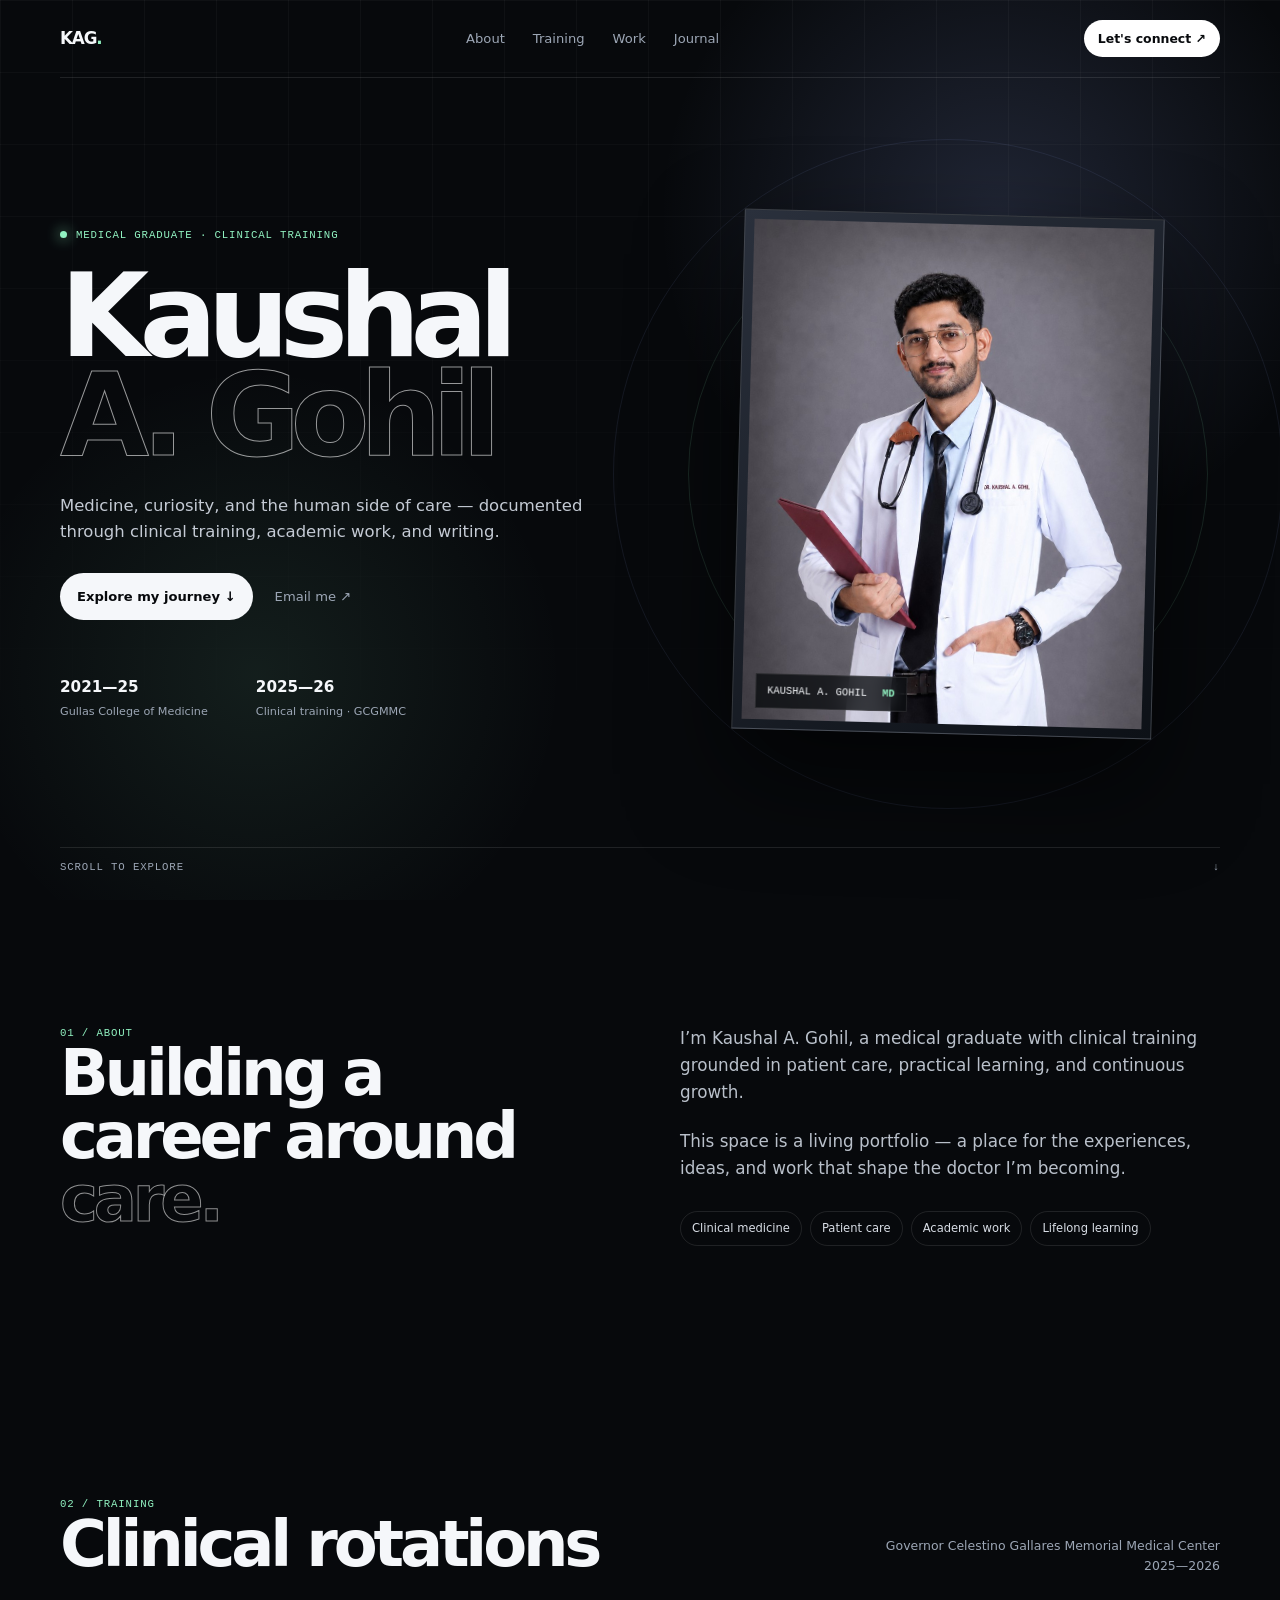
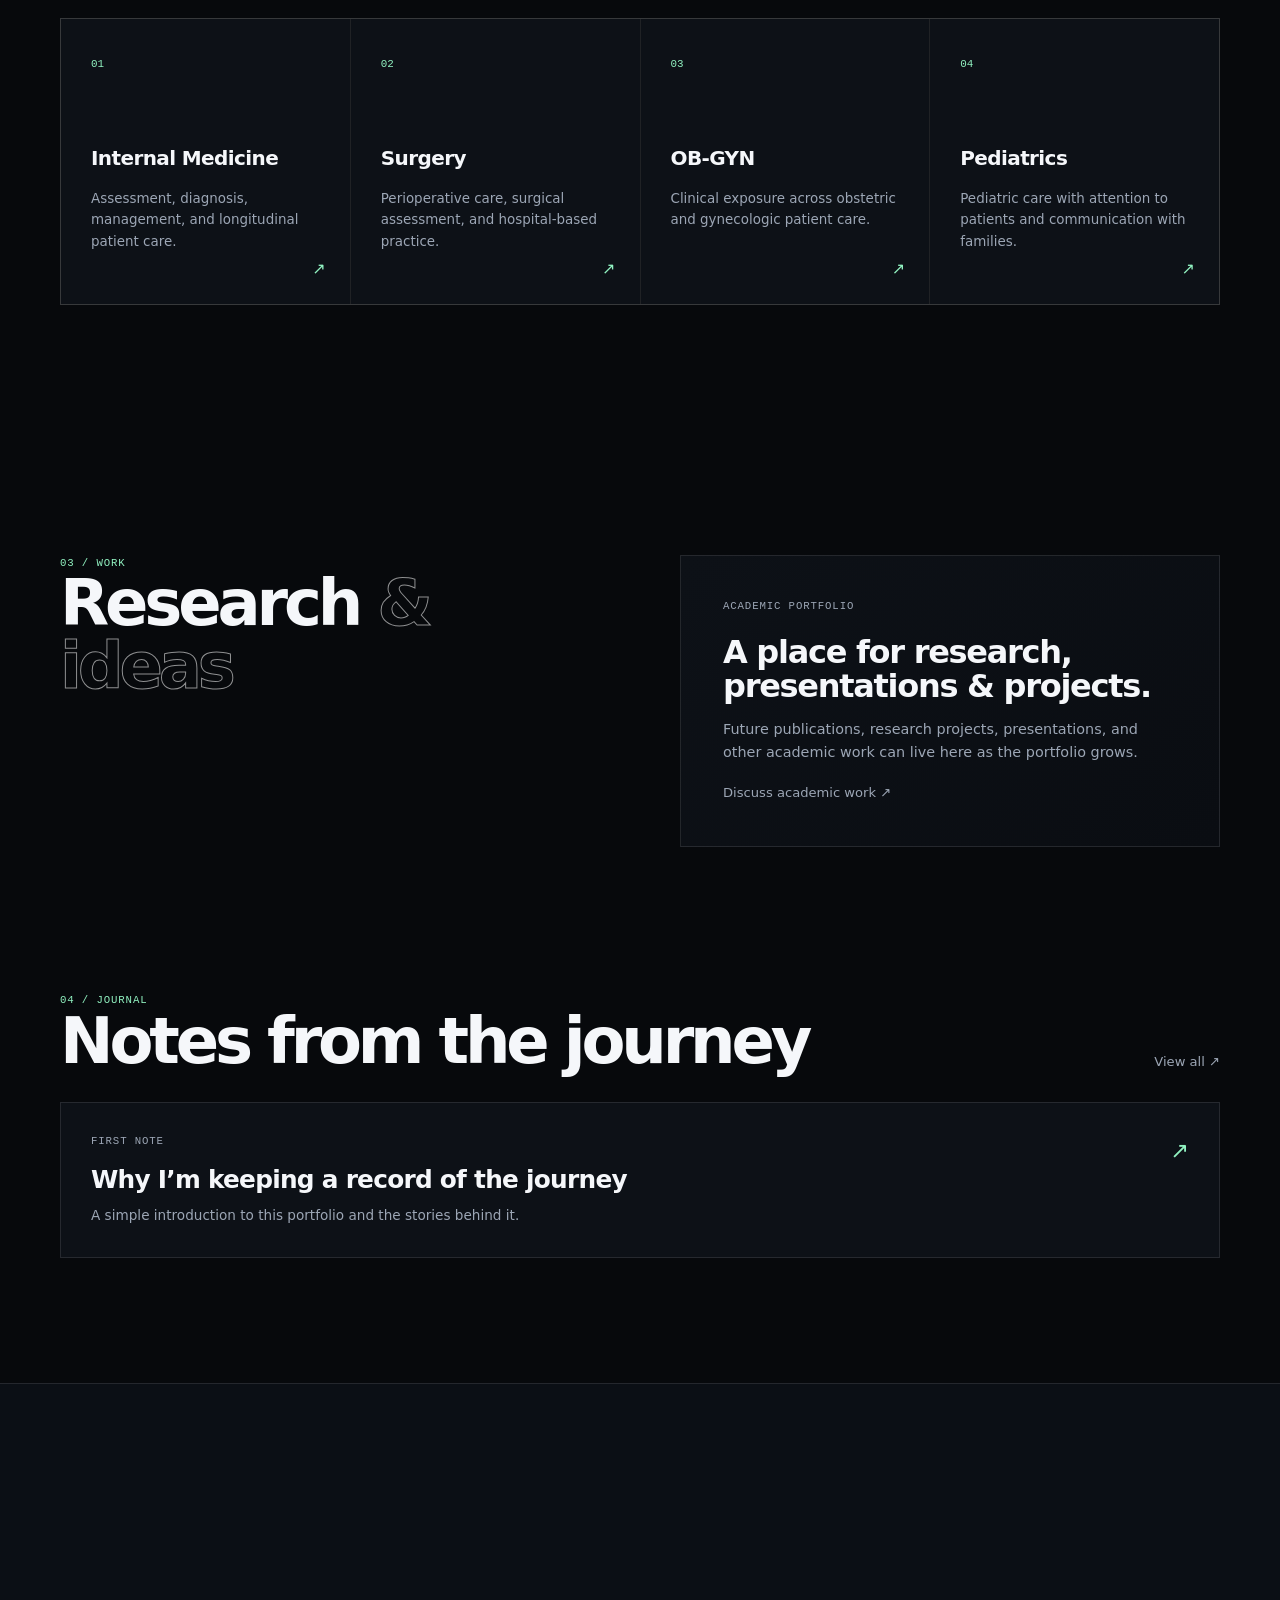
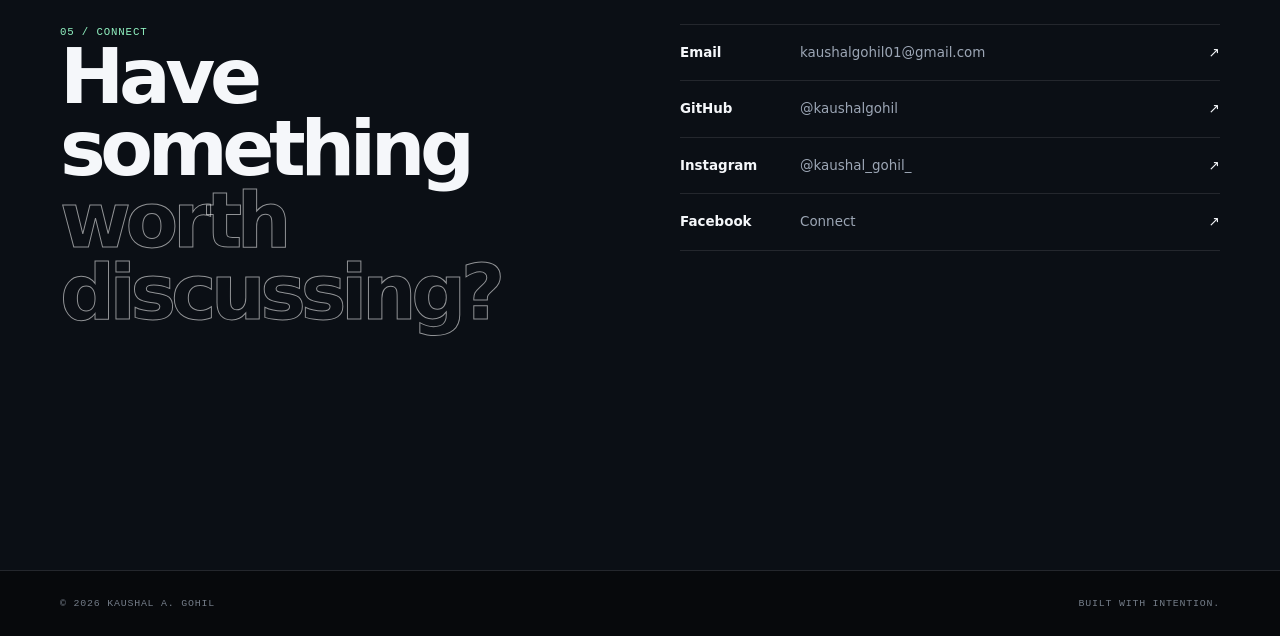
<file: index.html>
<!doctype html>
<html lang="en">
<head>
<meta charset="utf-8">
<meta name="viewport" content="width=device-width, initial-scale=1">
<title>Kaushal Gohil — Medical Graduate</title>
<meta name="description" content="Kaushal Gohil — medical graduate, clinical training, academic work and writing.">
<style>
:root{--bg:#07090c;--surface:#0d1117;--surface2:#111722;--text:#f5f7fa;--muted:#9ca6b5;--line:rgba(255,255,255,.10);--mint:#91f2c1;--blue:#9eb3ff;--max:1160px}
*{box-sizing:border-box}html{scroll-behavior:smooth}body{margin:0;background:var(--bg);color:var(--text);font-family:Inter,ui-sans-serif,system-ui,-apple-system,BlinkMacSystemFont,"Segoe UI",sans-serif;line-height:1.6}a{color:inherit}.wrap{width:min(var(--max),calc(100% - 40px));margin:auto}.hero{min-height:100svh;position:relative;overflow:hidden;background:radial-gradient(circle at 78% 24%,rgba(158,179,255,.17),transparent 28%),radial-gradient(circle at 20% 75%,rgba(145,242,193,.09),transparent 25%),var(--bg)}.hero:after{content:"";position:absolute;inset:0;pointer-events:none;background-image:linear-gradient(rgba(255,255,255,.035) 1px,transparent 1px),linear-gradient(90deg,rgba(255,255,255,.035) 1px,transparent 1px);background-size:72px 72px;mask-image:linear-gradient(to bottom,#000,transparent 92%)}.nav{height:78px;border-bottom:1px solid var(--line);display:flex;align-items:center;justify-content:space-between;position:relative;z-index:3}.brand{font-weight:900;letter-spacing:-.07em;text-decoration:none;font-size:1.05rem}.brand b{color:var(--mint)}.navlinks{display:flex;gap:28px}.navlinks a{font-size:.82rem;color:var(--muted);text-decoration:none}.navlinks a:hover{color:var(--text)}.nav-cta{font-size:.78rem;font-weight:800;text-decoration:none;padding:9px 14px;border-radius:999px;background:#fff;color:#080a0d}.hero-grid{min-height:calc(100svh - 78px);display:grid;grid-template-columns:1.02fr .98fr;align-items:center;gap:50px;padding:55px 0 85px;position:relative;z-index:2}.eyebrow,.mono{font-family:"SFMono-Regular",Consolas,monospace;letter-spacing:.08em;text-transform:uppercase;font-size:.67rem;color:var(--muted)}.eyebrow{color:var(--mint)}.eyebrow .live{display:inline-block;width:7px;height:7px;border-radius:50%;background:var(--mint);box-shadow:0 0 14px var(--mint);margin-right:9px}.hero h1{font-size:clamp(4.2rem,9vw,8.5rem);line-height:.86;letter-spacing:-.085em;margin:22px 0 28px}.hero h1 span{color:transparent;-webkit-text-stroke:1px rgba(255,255,255,.58)}.lead{font-size:1.03rem;color:#c4cad4;max-width:600px}.actions{display:flex;align-items:center;gap:22px;margin-top:28px}.button{display:inline-flex;align-items:center;gap:12px;background:#f5f7fa;color:#07090c;text-decoration:none;font-weight:800;padding:13px 17px;border-radius:999px;font-size:.82rem}.link{color:var(--muted);text-decoration:none;font-size:.82rem}.link:hover{color:var(--text)}.stats{display:flex;gap:48px;margin-top:55px}.stats strong{display:block;font-size:.95rem}.stats span{display:block;color:var(--muted);font-size:.7rem;margin-top:3px}.portrait-area{min-height:650px;display:grid;place-items:center;position:relative}.portrait{width:min(420px,82%);padding:9px;background:linear-gradient(145deg,#2a303c,#0d1117);border:1px solid rgba(255,255,255,.16);box-shadow:0 45px 100px rgba(0,0,0,.6);transform:rotate(1.5deg);position:relative;z-index:2}.portrait img{display:block;width:100%;aspect-ratio:4/5;object-fit:cover;object-position:center top}.portrait-label{position:absolute;left:22px;bottom:20px;padding:8px 11px;background:rgba(5,7,10,.75);backdrop-filter:blur(12px);border:1px solid var(--line);font-family:monospace;font-size:.65rem}.portrait-label b{color:var(--mint);margin-left:9px}.glow{position:absolute;width:430px;height:430px;border-radius:50%;background:radial-gradient(circle,rgba(145,242,193,.22),transparent 65%);filter:blur(20px)}.ring{position:absolute;border:1px solid rgba(145,242,193,.13);border-radius:50%;width:520px;height:520px}.ring.r2{width:670px;height:670px;border-color:rgba(158,179,255,.09)}.scroll{position:absolute;z-index:3;bottom:24px;left:50%;transform:translateX(-50%);width:min(var(--max),calc(100% - 40px));display:flex;justify-content:space-between;padding-top:11px;border-top:1px solid var(--line)}section{padding:125px 0}.two{display:grid;grid-template-columns:1fr 1fr;gap:80px}.section-title{font-size:clamp(2.5rem,5vw,4.5rem);line-height:.98;letter-spacing:-.065em;margin:0}.outline{color:transparent;-webkit-text-stroke:1px rgba(255,255,255,.55)}.copy{color:#b9c0ca;font-size:1.05rem;max-width:570px}.copy p{margin:0 0 22px}.chips{display:flex;flex-wrap:wrap;gap:8px;margin-top:30px}.chip{padding:7px 11px;border:1px solid var(--line);border-radius:999px;color:#d8dde5;font-size:.72rem}.training-head{display:flex;justify-content:space-between;align-items:end;gap:30px;margin-bottom:42px}.training-note{color:var(--muted);font-size:.78rem;text-align:right}.cards{display:grid;grid-template-columns:repeat(4,1fr);border:1px solid var(--line);gap:1px;background:var(--line)}.card{background:var(--surface);padding:30px;min-height:285px;position:relative;transition:.25s}.card:hover{background:var(--surface2);transform:translateY(-4px)}.card .num{color:var(--mint);font-family:monospace;font-size:.68rem}.card h3{font-size:1.25rem;margin:68px 0 10px;letter-spacing:-.03em}.card p{color:var(--muted);font-size:.84rem}.card .arr{position:absolute;right:24px;bottom:22px;color:var(--mint)}.feature{border:1px solid var(--line);background:linear-gradient(135deg,var(--surface),#0a0d12);padding:42px;max-width:620px}.feature h3{font-size:2rem;line-height:1.08;letter-spacing:-.04em;margin:20px 0 12px}.feature p{color:var(--muted);font-size:.9rem}.journal{padding-top:20px}.journal-head{display:flex;justify-content:space-between;align-items:end;margin-bottom:30px}.post{display:flex;justify-content:space-between;gap:25px;padding:30px;border:1px solid var(--line);background:var(--surface);text-decoration:none}.post:hover{border-color:rgba(145,242,193,.35)}.post h3{margin:10px 0 5px;font-size:1.55rem;letter-spacing:-.03em}.post p{margin:0;color:var(--muted);font-size:.85rem}.post .arrow{color:var(--mint);font-size:1.4rem}.contact{background:#0b0f15;border-block:1px solid var(--line)}.contact-grid{display:grid;grid-template-columns:1fr 1fr;gap:80px}.contact h2{font-size:clamp(3rem,6vw,5.5rem);line-height:.94;letter-spacing:-.07em;margin:0}.contact-list{border-top:1px solid var(--line)}.contact-list a{display:grid;grid-template-columns:105px 1fr auto;gap:15px;padding:17px 0;border-bottom:1px solid var(--line);text-decoration:none;font-size:.84rem}.contact-list span{color:var(--muted)}footer{display:flex;justify-content:space-between;padding:27px 0;color:#747d89;font:500 .62rem monospace;text-transform:uppercase;letter-spacing:.08em}
@media(max-width:850px){.navlinks{display:none}.hero-grid,.two,.contact-grid{grid-template-columns:1fr}.hero-grid{padding-top:70px}.portrait-area{min-height:520px}.stats{margin-top:42px}.cards{grid-template-columns:1fr 1fr}.training-head{align-items:start;flex-direction:column}.training-note{text-align:left}.contact-grid{gap:55px}}
@media(max-width:560px){.wrap{width:calc(100% - 28px)}.nav{height:68px}.nav-cta{display:none}.hero-grid{padding-top:55px}.hero h1{font-size:clamp(3.9rem,19vw,6rem);margin-top:18px}.lead{font-size:.94rem}.actions{flex-wrap:wrap}.stats{flex-direction:column;gap:18px}.portrait-area{min-height:430px}.portrait{width:78%}.ring{width:390px;height:390px}.ring.r2{width:480px;height:480px}.glow{width:300px;height:300px}section{padding:88px 0}.cards{grid-template-columns:1fr}.card{min-height:230px}.card h3{margin-top:50px}.feature{padding:28px}.feature h3{font-size:1.65rem}.journal-head{align-items:start;flex-direction:column;gap:18px}.post{padding:23px}.post h3{font-size:1.3rem}.contact h2{font-size:clamp(3rem,16vw,5rem)}.contact-list a{grid-template-columns:75px 1fr}.contact-list a span{display:none}footer{flex-direction:column;gap:10px}}
</style>
</head>
<body>
<header class="hero" id="top">
<nav class="nav wrap"><a class="brand" href="#top">KAG<b>.</b></a><div class="navlinks"><a href="#about">About</a><a href="#training">Training</a><a href="#work">Work</a><a href="blog/">Journal</a></div><a class="nav-cta" href="#contact">Let's connect ↗</a></nav>
<div class="hero-grid wrap">
<div><div class="eyebrow"><span class="live"></span>Medical graduate · Clinical training</div><h1>Kaushal<br><span>A. Gohil</span></h1><p class="lead">Medicine, curiosity, and the human side of care — documented through clinical training, academic work, and writing.</p><div class="actions"><a class="button" href="#training">Explore my journey ↓</a><a class="link" href="mailto:kaushalgohil01@gmail.com">Email me ↗</a></div><div class="stats"><div><strong>2021—25</strong><span>Gullas College of Medicine</span></div><div><strong>2025—26</strong><span>Clinical training · GCGMMC</span></div></div></div>
<div class="portrait-area"><div class="glow"></div><div class="ring"></div><div class="ring r2"></div><div class="portrait"><img src="assets/kaushal.jpg" alt="Kaushal A. Gohil"><div class="portrait-label">KAUSHAL A. GOHIL <b>MD</b></div></div></div>
</div><div class="scroll wrap mono"><span>Scroll to explore</span><span>↓</span></div>
</header>
<main>
<section id="about"><div class="wrap two"><div><div class="eyebrow">01 / About</div><h2 class="section-title">Building a career around <span class="outline">care.</span></h2></div><div class="copy"><p>I’m Kaushal A. Gohil, a medical graduate with clinical training grounded in patient care, practical learning, and continuous growth.</p><p>This space is a living portfolio — a place for the experiences, ideas, and work that shape the doctor I’m becoming.</p><div class="chips"><span class="chip">Clinical medicine</span><span class="chip">Patient care</span><span class="chip">Academic work</span><span class="chip">Lifelong learning</span></div></div></div></section>
<section id="training"><div class="wrap"><div class="training-head"><div><div class="eyebrow">02 / Training</div><h2 class="section-title">Clinical rotations</h2></div><div class="training-note">Governor Celestino Gallares Memorial Medical Center<br>2025—2026</div></div><div class="cards"><article class="card"><span class="num">01</span><h3>Internal Medicine</h3><p>Assessment, diagnosis, management, and longitudinal patient care.</p><span class="arr">↗</span></article><article class="card"><span class="num">02</span><h3>Surgery</h3><p>Perioperative care, surgical assessment, and hospital-based practice.</p><span class="arr">↗</span></article><article class="card"><span class="num">03</span><h3>OB-GYN</h3><p>Clinical exposure across obstetric and gynecologic patient care.</p><span class="arr">↗</span></article><article class="card"><span class="num">04</span><h3>Pediatrics</h3><p>Pediatric care with attention to patients and communication with families.</p><span class="arr">↗</span></article></div></div></section>
<section id="work"><div class="wrap two"><div><div class="eyebrow">03 / Work</div><h2 class="section-title">Research <span class="outline">& ideas</span></h2></div><div class="feature"><div class="mono">Academic portfolio</div><h3>A place for research, presentations &amp; projects.</h3><p>Future publications, research projects, presentations, and other academic work can live here as the portfolio grows.</p><a class="link" href="mailto:kaushalgohil01@gmail.com?subject=Academic%20work">Discuss academic work ↗</a></div></div></section>
<section class="journal"><div class="wrap"><div class="journal-head"><div><div class="eyebrow">04 / Journal</div><h2 class="section-title">Notes from the journey</h2></div><a class="link" href="blog/">View all ↗</a></div><a class="post" href="blog/first-post.html"><div><div class="mono">First note</div><h3>Why I’m keeping a record of the journey</h3><p>A simple introduction to this portfolio and the stories behind it.</p></div><span class="arrow">↗</span></a></div></section>
<section id="contact" class="contact"><div class="wrap contact-grid" style="padding:115px 0"><div><div class="eyebrow">05 / Connect</div><h2>Have something<br><span class="outline">worth discussing?</span></h2></div><div class="contact-list"><a href="mailto:kaushalgohil01@gmail.com"><b>Email</b><span>kaushalgohil01@gmail.com</span>↗</a><a href="https://github.com/kaushalgohil" target="_blank" rel="noopener"><b>GitHub</b><span>@kaushalgohil</span>↗</a><a href="https://www.instagram.com/kaushal_gohil_?stkn=MnE4cTMyNW1vM3A4" target="_blank" rel="noopener"><b>Instagram</b><span>@kaushal_gohil_</span>↗</a><a href="https://www.facebook.com/share/1BRBv8TmpS/" target="_blank" rel="noopener"><b>Facebook</b><span>Connect</span>↗</a></div></div></section>
</main>
<footer class="wrap"><span>© <span id="year"></span> Kaushal A. Gohil</span><span>Built with intention.</span></footer>
<script>document.getElementById('year').textContent=new Date().getFullYear();</script>
</body></html>
</file>
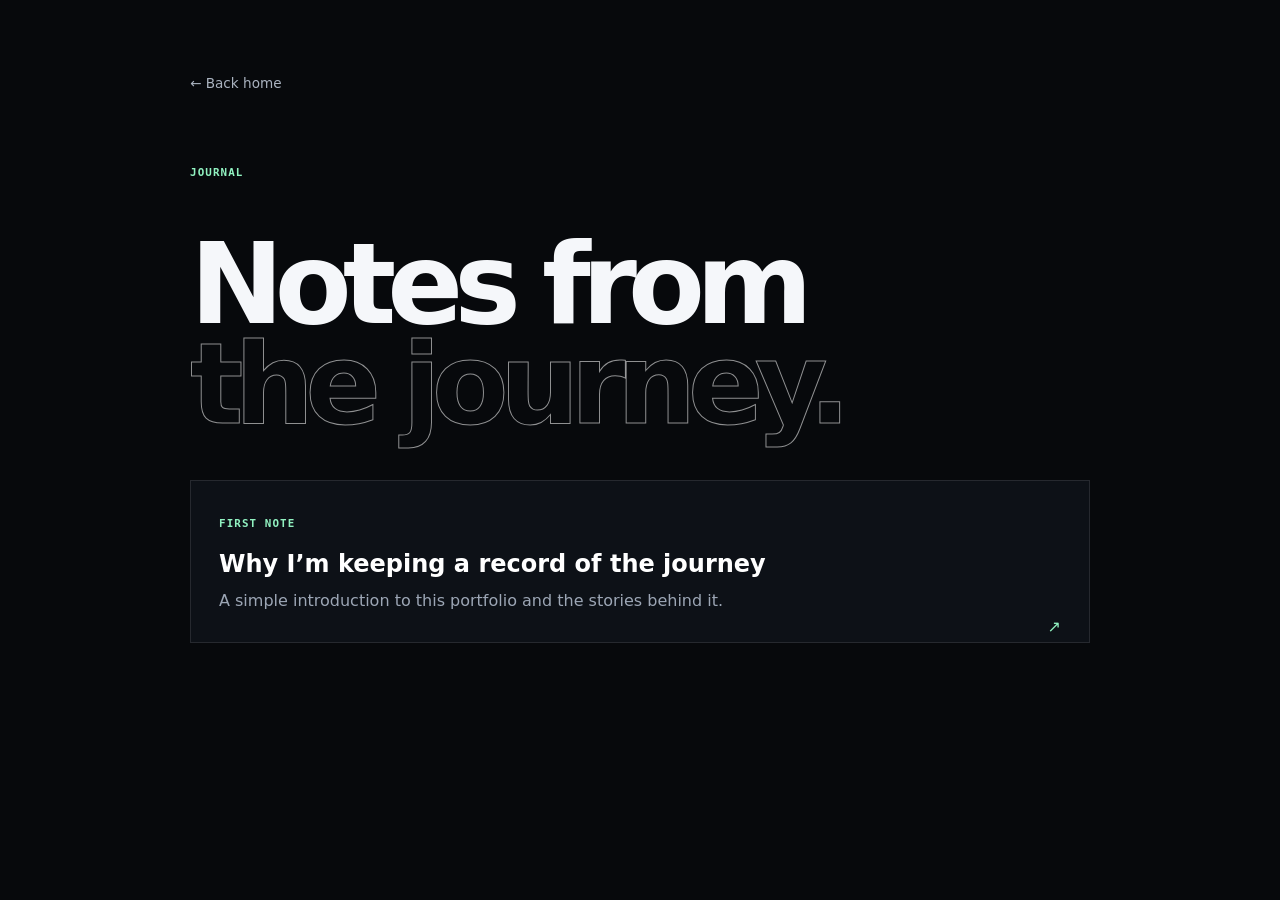
<file: blog/index.html>
<!doctype html><html lang="en"><head><meta charset="utf-8"><meta name="viewport" content="width=device-width, initial-scale=1"><title>Journal — Kaushal A. Gohil</title><style>body{margin:0;background:#07090c;color:#f5f7fa;font-family:Inter,ui-sans-serif,system-ui,-apple-system,sans-serif;line-height:1.6}.wrap{width:min(900px,calc(100% - 32px));margin:auto}.top{padding:70px 0 20px}.ey{font:600 .68rem monospace;text-transform:uppercase;letter-spacing:.1em;color:#91f2c1}.back{color:#aab3c0;text-decoration:none;font-size:.85rem}.back:hover{color:#fff}h1{font-size:clamp(3.5rem,10vw,7rem);line-height:.9;letter-spacing:-.08em;margin:55px 0 45px}h1 span{color:transparent;-webkit-text-stroke:1px rgba(255,255,255,.55)}.post{display:block;padding:28px;border:1px solid rgba(255,255,255,.1);background:#0d1117;text-decoration:none;color:#fff}.post h2{margin:10px 0 5px;font-size:1.5rem}.post p{margin:0;color:#9ca6b5}.arrow{float:right;color:#91f2c1}@media(max-width:560px){.top{padding-top:45px}}
</style></head><body><main class="wrap top"><a class="back" href="../">← Back home</a><div class="ey" style="margin-top:70px">Journal</div><h1>Notes from<br><span>the journey.</span></h1><a class="post" href="first-post.html"><span class="ey">First note</span><h2>Why I’m keeping a record of the journey</h2><p>A simple introduction to this portfolio and the stories behind it.</p><span class="arrow">↗</span></a></main></body></html>
</file>
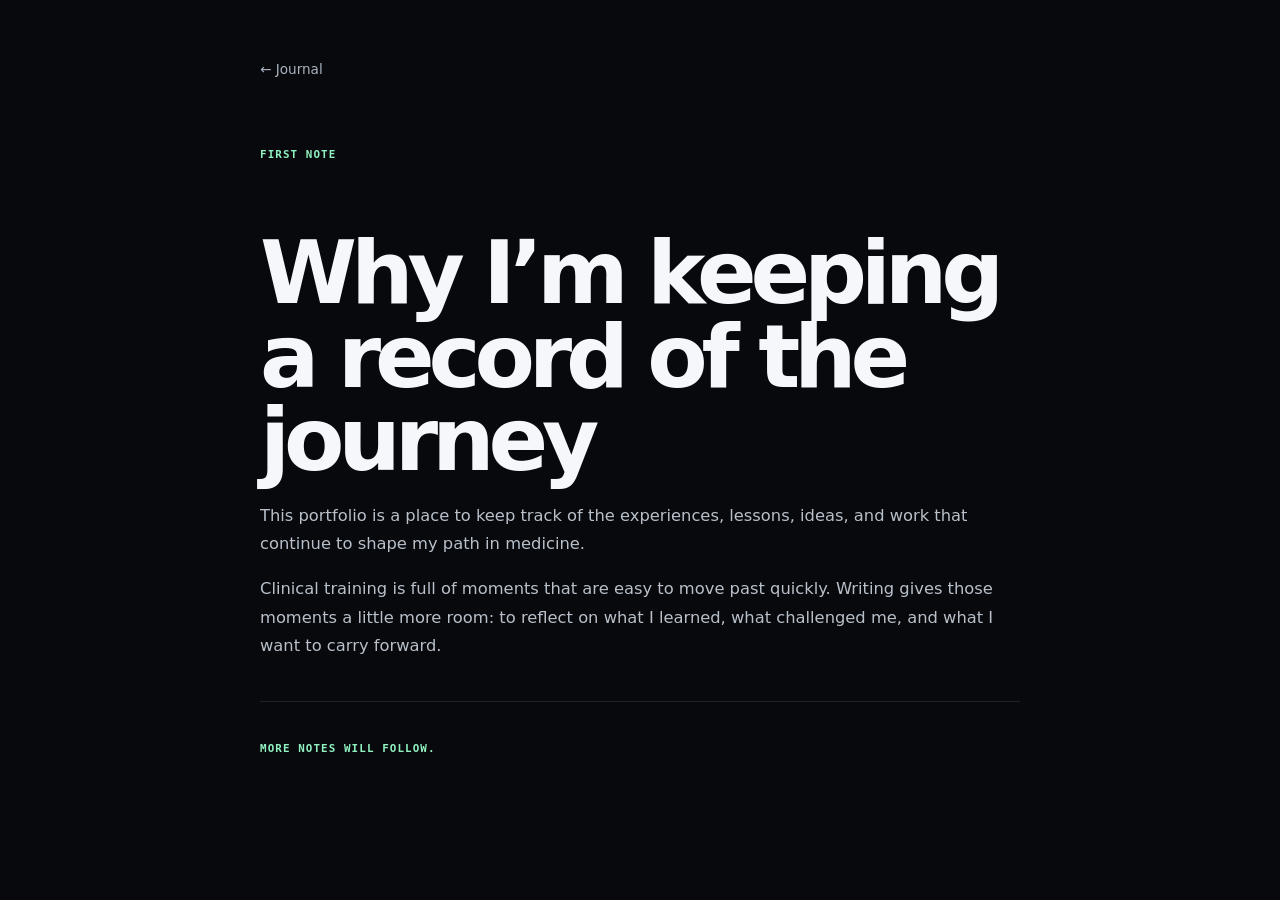
<file: blog/first-post.html>
<!doctype html><html lang="en"><head><meta charset="utf-8"><meta name="viewport" content="width=device-width, initial-scale=1"><title>Why I’m keeping a record of the journey — Kaushal A. Gohil</title><style>body{margin:0;background:#07090c;color:#f5f7fa;font-family:Inter,ui-sans-serif,system-ui,-apple-system,sans-serif;line-height:1.75}.wrap{width:min(760px,calc(100% - 32px));margin:auto}.top{padding:55px 0}.back{color:#aab3c0;text-decoration:none;font-size:.85rem}.ey{font:600 .68rem monospace;text-transform:uppercase;letter-spacing:.1em;color:#91f2c1}h1{font-size:clamp(2.7rem,8vw,5.5rem);line-height:.95;letter-spacing:-.07em;margin:70px 0 20px}p{color:#b9c0ca;font-size:1.02rem}hr{border:0;border-top:1px solid rgba(255,255,255,.1);margin:40px 0}.footer{margin-top:70px}@media(max-width:560px){.top{padding-top:40px}}
</style></head><body><main class="wrap top"><a class="back" href="./">← Journal</a><div class="ey" style="margin-top:65px">First note</div><h1>Why I’m keeping a record of the journey</h1><p>This portfolio is a place to keep track of the experiences, lessons, ideas, and work that continue to shape my path in medicine.</p><p>Clinical training is full of moments that are easy to move past quickly. Writing gives those moments a little more room: to reflect on what I learned, what challenged me, and what I want to carry forward.</p><hr><p class="ey">More notes will follow.</p></main></body></html>
</file>
